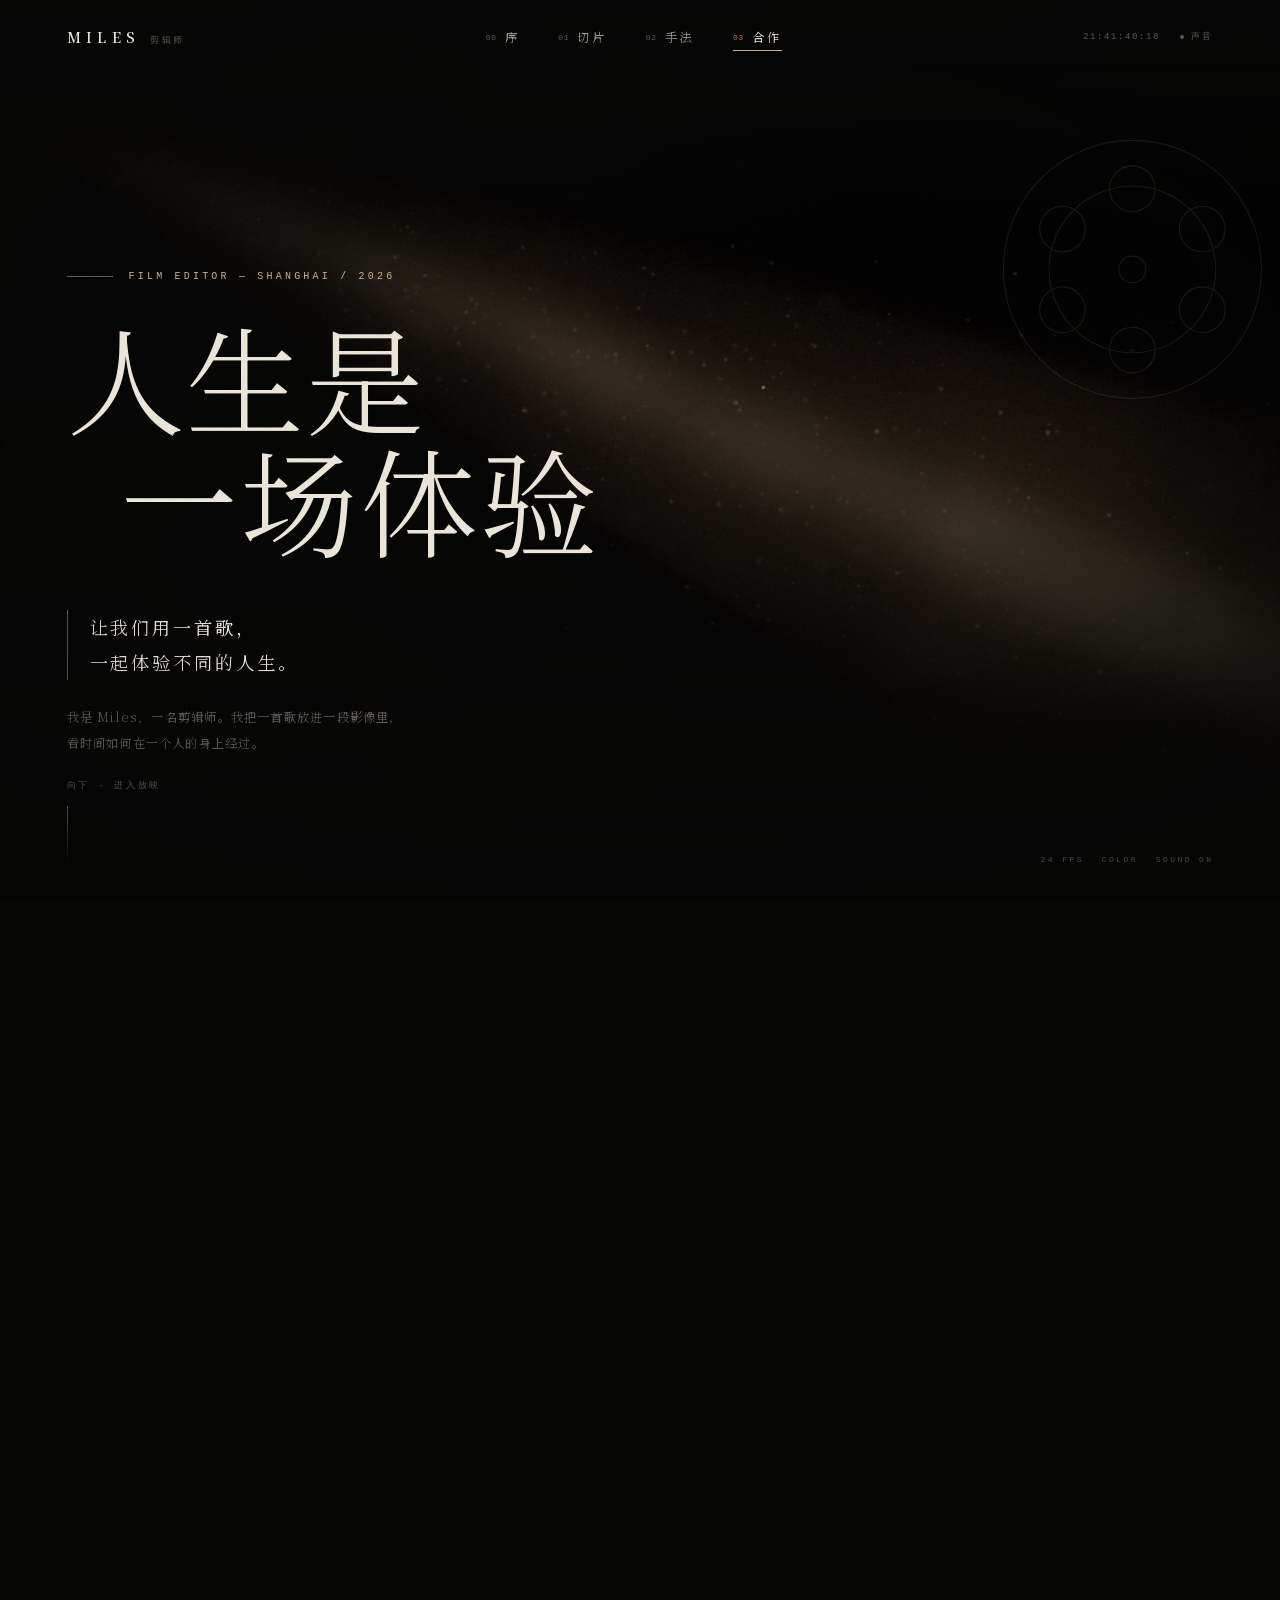
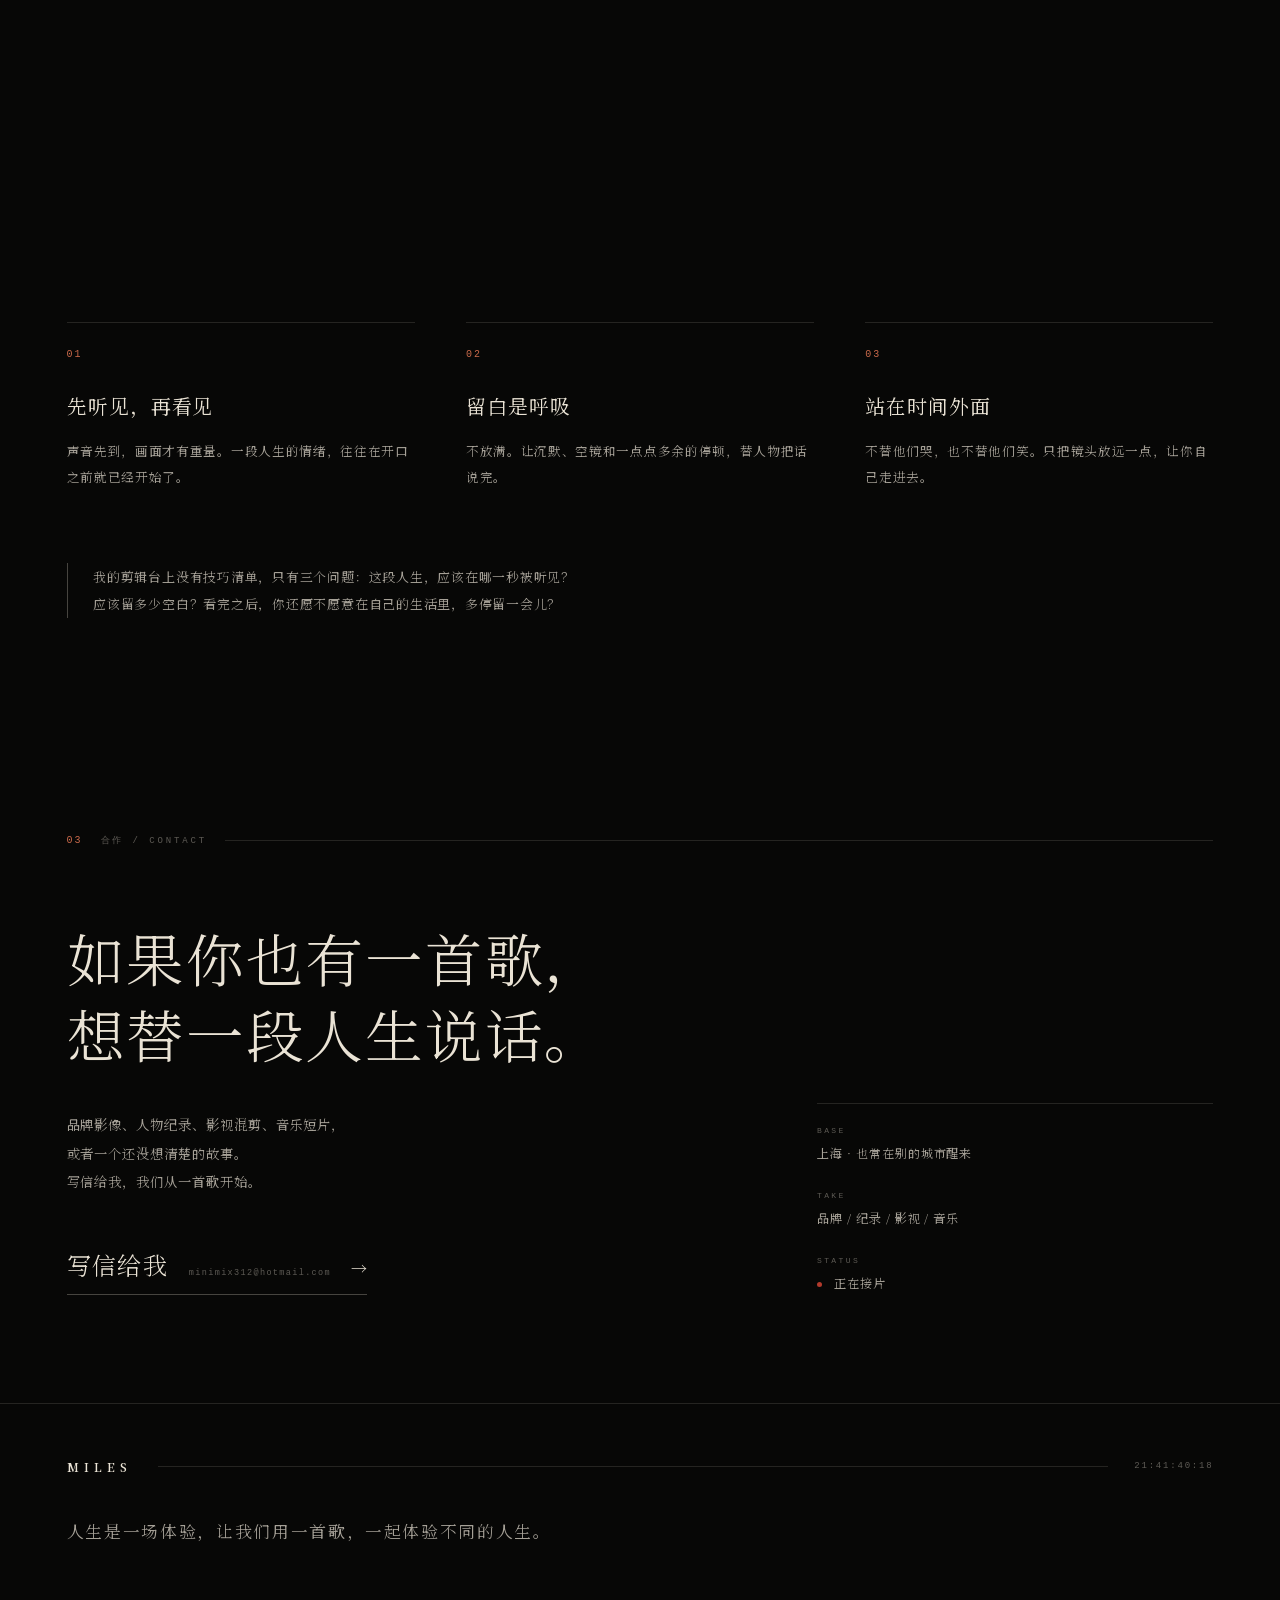
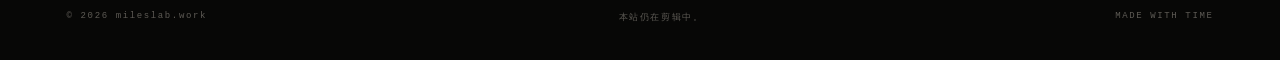
<file: index.html>
<!doctype html>
<html lang="zh-CN">
<head>
<meta charset="utf-8" />
<meta name="viewport" content="width=device-width, initial-scale=1, viewport-fit=cover" />
<title>MILES · 剪辑师 — 用一首歌，体验一段人生</title>
<meta name="description" content="Miles，剪辑师。每次用一首歌，去描述一部电影、一部剧、一群人，或者一段人生。人生是一场体验，让我们用一首歌，一起体验不同的人生。" />
<meta name="theme-color" content="#070706" />
<meta property="og:type" content="website" />
<meta property="og:title" content="MILES · 剪辑师 — 用一首歌，体验一段人生" />
<meta property="og:description" content="人生是一场体验。让我们用一首歌，一起体验不同的人生。" />
<meta property="og:image" content="https://www.mileslab.work/assets/img/hero.webp" />
<meta property="og:image:width" content="2400" />
<meta property="og:image:height" content="1350" />
<meta name="twitter:card" content="summary_large_image" />
<meta property="og:url" content="https://www.mileslab.work/" />
<link rel="icon" href="data:image/svg+xml,%3Csvg xmlns='http://www.w3.org/2000/svg' viewBox='0 0 64 64'%3E%3Crect width='64' height='64' fill='%23070706'/%3E%3Ctext x='32' y='45' font-family='Georgia,serif' font-size='38' fill='%23eae3d5' text-anchor='middle'%3EM%3C/text%3E%3C/svg%3E" />
<link rel="preload" href="assets/fonts/noto-serif-sc.woff2" as="font" type="font/woff2" crossorigin />
<link rel="canonical" href="https://www.mileslab.work/" />
<link rel="stylesheet" href="assets/css/style.css" />
<noscript><style>.loader{display:none!important}.reveal{opacity:1!important;transform:none!important}.hero-title .line>span{transform:none!important}</style></noscript>
</head>
<body>
<a class="skip" href="#main">跳到主要内容</a>

<!-- 载入 -->
<div class="loader" id="loader" aria-hidden="true">
  <div class="loader-inner">
    <div class="loader-brand">MILES</div>
    <div class="loader-sub">正在装入胶片</div>
    <div class="loader-bar"><span id="loaderBar"></span></div>
    <div class="loader-pct" id="loaderPct">00</div>
  </div>
</div>

<!-- 胶片层 -->
<div class="grain" aria-hidden="true"></div>
<div class="vignette" aria-hidden="true"></div>
<div class="cursor" id="cursor" aria-hidden="true"><span class="cursor-dot"></span><span class="cursor-ring"></span></div>

<!-- 导航 -->
<header class="nav" id="nav">
  <a class="brand" href="#top" aria-label="MILES 回到顶部">
    <span class="brand-en">MILES</span>
    <span class="brand-cn">剪辑师</span>
  </a>

  <nav class="nav-links" id="navLinks" aria-label="页面导航">
    <a href="#prologue" data-nav="prologue"><i>00</i>序</a>
    <a href="#slices" data-nav="slices"><i>01</i>切片</a>
    <a href="#method" data-nav="method"><i>02</i>手法</a>
    <a href="#contact" data-nav="contact"><i>03</i>合作</a>
  </nav>

  <div class="nav-meta">
    <span class="tc" id="timecode" aria-hidden="true">00:00:00:00</span>
    <button class="sound" id="soundBtn" type="button" aria-pressed="false" aria-label="打开环境声">
      <span class="sound-dot"></span><span class="sound-label">声音</span>
    </button>
    <button class="menu-btn" id="menuBtn" type="button" aria-expanded="false" aria-controls="navLinks" aria-label="打开菜单">
      <span></span><span></span>
    </button>
  </div>
</header>

<main id="main">

  <!-- HERO -->
  <section class="hero" id="top">
    <div class="hero-media" id="heroMedia">
      <img src="assets/img/hero.webp" alt="" fetchpriority="high" decoding="async" />
    </div>

    <div class="reel" aria-hidden="true">
      <svg viewBox="0 0 200 200" fill="none">
        <circle cx="100" cy="100" r="96" stroke="currentColor" stroke-width=".8"/>
        <circle cx="100" cy="100" r="62" stroke="currentColor" stroke-width=".8"/>
        <circle cx="100" cy="100" r="10" stroke="currentColor" stroke-width=".8"/>
        <g stroke="currentColor" stroke-width=".8">
          <circle cx="100" cy="40" r="17"/><circle cx="152" cy="70" r="17"/>
          <circle cx="152" cy="130" r="17"/><circle cx="100" cy="160" r="17"/>
          <circle cx="48" cy="130" r="17"/><circle cx="48" cy="70" r="17"/>
        </g>
      </svg>
    </div>

    <div class="hero-content">
      <p class="kicker reveal" style="--d:.15s">FILM EDITOR — SHANGHAI / 2026</p>

      <h1 class="hero-title">
        <span class="line"><span>人生是</span></span>
        <span class="line line-2"><span>一场体验</span></span>
      </h1>

      <div class="hero-sub reveal" style="--d:.55s">
        <span class="hero-rule" aria-hidden="true"></span>
        <p>让我们用一首歌，<br />一起体验不同的人生。</p>
      </div>

      <p class="hero-note reveal" style="--d:.75s">
        我是 Miles，一名剪辑师。我把一首歌放进一段影像里，<br class="pc-only" />
        看时间如何在一个人的身上经过。
      </p>
    </div>

    <div class="hero-foot">
      <a class="scroll-cue" href="#prologue">
        <span class="scroll-word">向下 · 进入放映</span>
        <span class="scroll-line" aria-hidden="true"></span>
      </a>
      <div class="hero-meta" aria-hidden="true">
        <span>24 FPS</span><span>COLOR</span><span>SOUND ON</span>
      </div>
    </div>
  </section>

  <!-- 00 序 -->
  <section class="section prologue" id="prologue">
    <header class="sec-head reveal">
      <span class="sec-no">00</span>
      <span class="sec-label">序 / PROLOGUE</span>
      <span class="sec-rule" aria-hidden="true"></span>
    </header>

    <div class="prologue-lines">
      <p class="reveal" style="--d:.05s"><span>我坐在时间外面，</span></p>
      <p class="reveal" style="--d:.15s"><span>看他们在歌里，</span></p>
      <p class="reveal" style="--d:.25s"><span>活过一遍。</span></p>
    </div>

    <div class="prologue-body">
      <div class="prologue-text">
        <p class="reveal">
          剪辑师的工作，是把散落的时间重新排好顺序。
        </p>
        <p class="reveal" style="--d:.08s">
          我常常觉得，一首歌就是一个人一生的缩影——前奏是出生，副歌是相爱，间奏是沉默，尾奏是某天下午，门轻轻关上的声音。
        </p>
        <p class="reveal" style="--d:.16s">
          我不参与他们的命运，只负责把音量调到刚好，让你听见心跳。
        </p>
        <p class="signature reveal" style="--d:.24s">—— Miles，上海</p>
      </div>

      <aside class="prologue-side reveal" style="--d:.2s">
        <p class="vertical">以歌为镜 · 旁观人间</p>
        <p class="side-note">每一首被反复播放的歌，<br />都藏着一段没说完的人生。</p>
      </aside>
    </div>
  </section>

  <!-- 01 切片 -->
  <section class="section slices" id="slices">
    <header class="sec-head reveal">
      <span class="sec-no">01</span>
      <span class="sec-label">切片 / SLICES</span>
      <span class="sec-rule" aria-hidden="true"></span>
    </header>

    <div class="slices-intro">
      <h2 class="reveal">六首歌，<br />六段人生。</h2>
      <p class="slices-note reveal" style="--d:.1s">
        不是影评，是我在时间里看见的东西。<br />
        每一期，一首歌，一段影像。
      </p>
    </div>

    <div class="works" id="works" role="list">
      <!-- JS 渲染 -->
    </div>

    <p class="works-hint reveal">— 点击任意一条，进入放映 —</p>
  </section>

  <!-- 02 手法 -->
  <section class="section method" id="method">
    <header class="sec-head reveal">
      <span class="sec-no">02</span>
      <span class="sec-label">手法 / METHOD</span>
      <span class="sec-rule" aria-hidden="true"></span>
    </header>

    <blockquote class="method-quote reveal">
      我不是在剪画面，<br />
      我是在<span class="em">剪时间</span>。
    </blockquote>

    <div class="principles">
      <article class="principle reveal">
        <span class="p-no">01</span>
        <h3>先听见，再看见</h3>
        <p>声音先到，画面才有重量。一段人生的情绪，往往在开口之前就已经开始了。</p>
      </article>
      <article class="principle reveal" style="--d:.08s">
        <span class="p-no">02</span>
        <h3>留白是呼吸</h3>
        <p>不放满。让沉默、空镜和一点点多余的停顿，替人物把话说完。</p>
      </article>
      <article class="principle reveal" style="--d:.16s">
        <span class="p-no">03</span>
        <h3>站在时间外面</h3>
        <p>不替他们哭，也不替他们笑。只把镜头放远一点，让你自己走进去。</p>
      </article>
    </div>

    <p class="method-note reveal">
      我的剪辑台上没有技巧清单，只有三个问题：这段人生，应该在哪一秒被听见？应该留多少空白？看完之后，你还愿不愿意在自己的生活里，多停留一会儿？
    </p>
  </section>

  <!-- 03 合作 -->
  <section class="section contact" id="contact">
    <header class="sec-head reveal">
      <span class="sec-no">03</span>
      <span class="sec-label">合作 / CONTACT</span>
      <span class="sec-rule" aria-hidden="true"></span>
    </header>

    <div class="contact-inner">
      <div class="contact-main">
        <h2 class="reveal">如果你也有一首歌，<br />想替一段人生说话。</h2>
        <p class="contact-text reveal" style="--d:.1s">
          品牌影像、人物纪录、影视混剪、音乐短片，<br />
          或者一个还没想清楚的故事。<br />
          写信给我，我们从一首歌开始。
        </p>
        <a class="cta reveal" style="--d:.2s" href="mailto:minimix312@hotmail.com?subject=%E4%B8%80%E9%A6%96%E6%AD%8C%EF%BC%8C%E4%B8%80%E6%AE%B5%E4%BA%BA%E7%94%9F">
          <span>写信给我</span>
          <span class="cta-mail">minimix312@hotmail.com</span>
          <span class="cta-arrow" aria-hidden="true">→</span>
        </a>
      </div>

      <div class="contact-side reveal" style="--d:.15s">
        <dl>
          <dt>BASE</dt><dd>上海 · 也常在别的城市醒来</dd>
          <dt>TAKE</dt><dd>品牌 / 纪录 / 影视 / 音乐</dd>
          <dt>STATUS</dt><dd><span class="rec"></span> 正在接片</dd>
        </dl>
      </div>
    </div>
  </section>

</main>

<!-- 页脚 -->
<footer class="footer">
  <div class="footer-top">
    <span class="footer-brand">MILES</span>
    <span class="footer-line" aria-hidden="true"></span>
    <span class="footer-tc" id="footerTimecode">00:00:00:00</span>
  </div>
  <p class="footer-quote">人生是一场体验，让我们用一首歌，一起体验不同的人生。</p>
  <div class="footer-bottom">
    <span>© 2026 mileslab.work</span>
    <span>本站仍在剪辑中。</span>
    <span>MADE WITH TIME</span>
  </div>
</footer>

<!-- 悬停预览 -->
<div class="work-preview" id="workPreview" aria-hidden="true">
  <img id="workPreviewImg" alt="" />
</div>

<!-- 放映弹层 -->
<div class="modal" id="workModal" role="dialog" aria-modal="true" aria-labelledby="modalTitle" aria-hidden="true">
  <div class="modal-bg" data-close></div>
  <div class="modal-panel">
    <button class="modal-close" id="modalClose" type="button" aria-label="关闭">✕</button>
    <div class="modal-media"><img id="modalImg" alt="" /></div>
    <div class="modal-body">
      <div class="modal-eyebrow"><span id="modalNo">01</span><span id="modalType">电影</span><span id="modalYear">1995</span></div>
      <h3 class="modal-title" id="modalTitle">一生所爱</h3>
      <p class="modal-artist" id="modalArtist">卢冠廷</p>
      <p class="modal-work" id="modalWork">电影《大话西游》</p>
      <div class="modal-essay" id="modalEssay"></div>
      <p class="modal-quote" id="modalQuote"></p>
      <div class="modal-nav">
        <button class="modal-prev" id="modalPrev" type="button">← 上一段</button>
        <span class="modal-count" id="modalCount">01 / 06</span>
        <button class="modal-next" id="modalNext" type="button">下一段 →</button>
      </div>
    </div>
  </div>
</div>

<script src="data/works.js"></script>
<script src="assets/js/main.js"></script>
</body>
</html>
</file>
<file: assets/css/style.css>
/* ============================================================
   MILES — 剪辑师
   用一首歌，体验一段人生
   ============================================================ */

@font-face {
  font-family: "Noto Serif SC";
  src: url("../fonts/noto-serif-sc.woff2") format("woff2");
  font-weight: 200 900;
  font-style: normal;
  font-display: swap;
}

:root {
  --bg: #070706;
  --bg-soft: #0c0b0a;
  --ink: #eae3d5;
  --ink-2: rgba(234, 227, 213, 0.7);
  --ink-3: rgba(234, 227, 213, 0.38);
  --line: rgba(234, 227, 213, 0.13);
  --line-strong: rgba(234, 227, 213, 0.28);
  --ember: #c9694a;
  --gold: #c9a97e;
  --rec: #b23a2c;
  --serif: "Noto Serif SC", "Songti SC", "STSong", "Noto Serif CJK SC", "SimSun", serif;
  --mono: ui-monospace, "SFMono-Regular", "Cascadia Mono", Consolas, "Liberation Mono", monospace;
  --pad: clamp(20px, 5.2vw, 84px);
  --ease: cubic-bezier(0.22, 0.61, 0.36, 1);
  --ease-out: cubic-bezier(0.16, 1, 0.3, 1);
}

*,
*::before,
*::after { box-sizing: border-box; }

html {
  background: var(--bg);
  color-scheme: dark;
  scroll-behavior: smooth;
  -webkit-text-size-adjust: 100%;
}

body {
  margin: 0;
  background: var(--bg);
  color: var(--ink);
  font-family: var(--serif);
  font-weight: 300;
  font-synthesis: none;
  -webkit-font-smoothing: antialiased;
  text-rendering: optimizeLegibility;
  overflow-x: hidden;
}

::selection { background: var(--ember); color: #0a0908; }

a { color: inherit; text-decoration: none; }
button { font: inherit; color: inherit; background: none; border: 0; padding: 0; cursor: pointer; }
img { display: block; max-width: 100%; }
h1, h2, h3, p, blockquote, dl, dd, dt { margin: 0; }
ul { margin: 0; padding: 0; list-style: none; }

:focus-visible {
  outline: 1px solid var(--gold);
  outline-offset: 4px;
}

.skip {
  position: absolute;
  left: -9999px;
  top: 0;
  z-index: 999;
  padding: 12px 18px;
  background: var(--ink);
  color: var(--bg);
  font-family: var(--mono);
  font-size: 12px;
}
.skip:focus { left: 12px; top: 12px; }

/* ---------- 胶片层 / 氛围 ---------- */
.grain {
  position: fixed;
  inset: -60%;
  z-index: 60;
  pointer-events: none;
  opacity: 0.5;
  mix-blend-mode: overlay;
  background-image: url("data:image/svg+xml,%3Csvg xmlns='http://www.w3.org/2000/svg' width='280' height='280'%3E%3Cfilter id='n'%3E%3CfeTurbulence type='fractalNoise' baseFrequency='0.82' numOctaves='3' stitchTiles='stitch'/%3E%3CfeColorMatrix type='saturate' values='0'/%3E%3C/filter%3E%3Crect width='280' height='280' filter='url(%23n)' opacity='0.42'/%3E%3C/svg%3E");
  background-size: 280px 280px;
  animation: grainShift 7s steps(8) infinite;
}

@keyframes grainShift {
  0%   { transform: translate3d(0, 0, 0); }
  20%  { transform: translate3d(-3%, 2%, 0); }
  40%  { transform: translate3d(2%, -3%, 0); }
  60%  { transform: translate3d(-2%, -2%, 0); }
  80%  { transform: translate3d(3%, 1%, 0); }
  100% { transform: translate3d(0, 0, 0); }
}

.vignette {
  position: fixed;
  inset: 0;
  z-index: 55;
  pointer-events: none;
  background:
    radial-gradient(ellipse 120% 90% at 50% 42%, transparent 42%, rgba(0, 0, 0, 0.5) 100%);
}

/* ---------- 光标 ---------- */
.cursor {
  position: fixed;
  top: 0;
  left: 0;
  z-index: 200;
  pointer-events: none;
  display: none;
  opacity: 0;
  transition: opacity 0.35s ease;
  transform: translate3d(-100px, -100px, 0);
}
html.has-cursor .cursor { display: block; }
html.has-cursor,
html.has-cursor a,
html.has-cursor button,
html.has-cursor [data-cursor] { cursor: none; }

.cursor-dot {
  position: absolute;
  top: 0;
  left: 0;
  width: 5px;
  height: 5px;
  margin: -2.5px 0 0 -2.5px;
  border-radius: 50%;
  background: var(--ink);
  transition: transform 0.25s var(--ease), opacity 0.25s;
}
.cursor-ring {
  position: absolute;
  top: 0;
  left: 0;
  width: 34px;
  height: 34px;
  margin: -17px 0 0 -17px;
  border: 1px solid rgba(234, 227, 213, 0.35);
  border-radius: 50%;
  transition: width 0.35s var(--ease), height 0.35s var(--ease),
              margin 0.35s var(--ease), border-color 0.35s, background 0.35s;
}
.cursor.is-link .cursor-ring {
  width: 62px;
  height: 62px;
  margin: -31px 0 0 -31px;
  border-color: rgba(201, 105, 74, 0.65);
  background: rgba(201, 105, 74, 0.06);
}
.cursor.is-link .cursor-dot { transform: scale(0.4); }

/* ---------- 载入 ---------- */
.loader {
  position: fixed;
  inset: 0;
  z-index: 300;
  display: grid;
  place-items: center;
  background: #060605;
  transition: opacity 0.9s ease 0.15s, visibility 0.9s ease 0.15s;
}
.loader.is-done { opacity: 0; visibility: hidden; }
.loader-inner { text-align: center; }
.loader-brand {
  font-size: clamp(26px, 4.4vw, 52px);
  letter-spacing: 0.52em;
  text-indent: 0.52em;
  color: var(--ink);
  margin-bottom: 22px;
}
.loader-sub {
  font-family: var(--mono);
  font-size: 10px;
  letter-spacing: 0.42em;
  color: var(--ink-3);
  margin-bottom: 26px;
}
.loader-bar {
  width: 190px;
  height: 1px;
  margin: 0 auto;
  background: var(--line);
  overflow: hidden;
}
.loader-bar span {
  display: block;
  width: 0;
  height: 100%;
  background: var(--ink);
  transition: width 0.2s linear;
}
.loader-pct {
  margin-top: 14px;
  font-family: var(--mono);
  font-size: 10px;
  letter-spacing: 0.3em;
  color: var(--ink-3);
}

/* ---------- 导航 ---------- */
.nav {
  position: fixed;
  top: 0;
  left: 0;
  right: 0;
  z-index: 80;
  display: flex;
  align-items: center;
  justify-content: space-between;
  gap: 24px;
  padding: 22px var(--pad);
  background: linear-gradient(180deg, rgba(7, 7, 6, 0.82), rgba(7, 7, 6, 0));
}
.nav.is-solid {
  background: rgba(7, 7, 6, 0.86);
  backdrop-filter: blur(10px);
  border-bottom: 1px solid var(--line);
}
.brand { display: inline-flex; align-items: baseline; gap: 10px; }
.brand-en { font-size: 14px; font-weight: 600; letter-spacing: 0.38em; }
.brand-cn {
  font-family: var(--mono);
  font-size: 9px;
  letter-spacing: 0.28em;
  color: var(--ink-3);
}
.nav-links { display: flex; align-items: center; gap: clamp(20px, 3vw, 46px); }
.nav-links a {
  position: relative;
  font-size: 12px;
  letter-spacing: 0.24em;
  color: var(--ink-2);
  padding: 6px 0;
  transition: color 0.4s;
}
.nav-links a i {
  font-family: var(--mono);
  font-style: normal;
  font-size: 8px;
  letter-spacing: 0.1em;
  color: var(--ink-3);
  margin-right: 8px;
  vertical-align: 2px;
  transition: color 0.4s;
}
.nav-links a::after {
  content: "";
  position: absolute;
  left: 0;
  bottom: 0;
  width: 100%;
  height: 1px;
  background: var(--gold);
  transform: scaleX(0);
  transform-origin: right;
  transition: transform 0.5s var(--ease);
}
.nav-links a:hover,
.nav-links a.is-active { color: var(--ink); }
.nav-links a:hover::after,
.nav-links a.is-active::after { transform: scaleX(1); transform-origin: left; }
.nav-links a.is-active i { color: var(--ember); }

.nav-meta { display: flex; align-items: center; gap: 20px; }
.tc {
  font-family: var(--mono);
  font-size: 9px;
  letter-spacing: 0.18em;
  color: var(--ink-3);
  font-variant-numeric: tabular-nums;
}
.sound {
  display: inline-flex;
  align-items: center;
  gap: 7px;
  font-family: var(--mono);
  font-size: 9px;
  letter-spacing: 0.24em;
  color: var(--ink-3);
  transition: color 0.4s;
}
.sound-dot {
  width: 4px;
  height: 4px;
  border-radius: 50%;
  background: currentColor;
  transition: box-shadow 0.4s, background 0.4s;
}
.sound[aria-pressed="true"] { color: var(--gold); }
.sound[aria-pressed="true"] .sound-dot {
  background: var(--gold);
  box-shadow: 0 0 10px rgba(201, 169, 126, 0.9);
}
.menu-btn {
  display: none;
  width: 30px;
  height: 18px;
  position: relative;
}
.menu-btn span {
  position: absolute;
  left: 0;
  width: 100%;
  height: 1px;
  background: var(--ink);
  transition: transform 0.45s var(--ease), top 0.45s var(--ease);
}
.menu-btn span:first-child { top: 4px; }
.menu-btn span:last-child { top: 13px; }
.menu-open .menu-btn span:first-child { top: 9px; transform: rotate(45deg); }
.menu-open .menu-btn span:last-child { top: 9px; transform: rotate(-45deg); }

/* ---------- HERO ---------- */
.hero {
  position: relative;
  min-height: 100svh;
  display: flex;
  flex-direction: column;
  justify-content: flex-end;
  padding: clamp(88px, 11vh, 124px) var(--pad) clamp(120px, 16vh, 210px);
  overflow: hidden;
  isolation: isolate;
}
.hero-media { position: absolute; inset: 0; z-index: -2; overflow: hidden; }
.hero-media img {
  width: 100%;
  height: 100%;
  object-fit: cover;
  object-position: 50% 42%;
  filter: brightness(0.58) contrast(1.06) saturate(0.72);
  transform: scale(1.06);
  animation: heroDrift 42s ease-in-out infinite alternate;
  will-change: transform;
}
.hero-media::after {
  content: "";
  position: absolute;
  inset: 0;
  background:
    linear-gradient(90deg, rgba(7, 7, 6, 0.6) 0%, rgba(7, 7, 6, 0.24) 40%, rgba(7, 7, 6, 0) 68%),
    linear-gradient(180deg, rgba(7, 7, 6, 0.7) 0%, rgba(7, 7, 6, 0.12) 26%, rgba(7, 7, 6, 0.52) 72%, var(--bg) 100%),
    radial-gradient(ellipse 80% 70% at 62% 42%, transparent 30%, rgba(7, 7, 6, 0.5) 100%);
}
@keyframes heroDrift {
  from { transform: scale(1.06) translate3d(0, 0, 0); }
  to   { transform: scale(1.13) translate3d(-1.5%, -1.2%, 0); }
}

.reel {
  position: absolute;
  top: 15vh;
  right: clamp(-50px, 1vw, 30px);
  width: clamp(170px, 21vw, 300px);
  color: var(--gold);
  opacity: 0.12;
  z-index: -1;
  animation: spin 110s linear infinite;
}
.reel svg { width: 100%; height: auto; display: block; }
@keyframes spin { to { transform: rotate(360deg); } }

.hero-content { position: relative; z-index: 2; max-width: 1180px; }
.kicker {
  display: flex;
  align-items: center;
  gap: 16px;
  font-family: var(--mono);
  font-size: 10px;
  letter-spacing: 0.32em;
  color: var(--gold);
  margin-bottom: clamp(24px, 4vh, 46px);
}
.kicker::before {
  content: "";
  width: 46px;
  height: 1px;
  background: rgba(201, 169, 126, 0.5);
}

.hero-title {
  font-size: clamp(3rem, 9.2vw, 9.6rem);
  font-weight: 300;
  line-height: 0.99;
  letter-spacing: 0.015em;
}
.hero-title .line { display: block; overflow: hidden; padding-bottom: 0.04em; }
.hero-title .line > span {
  display: block;
  transform: translateY(112%);
  transition: transform 1.35s var(--ease-out);
}
.hero-title .line-2 { padding-left: clamp(10px, 4.2vw, 72px); }
.is-loaded .hero-title .line > span { transform: translateY(0); }
.is-loaded .hero-title .line:nth-child(2) > span { transition-delay: 0.12s; }

.hero-sub {
  display: flex;
  align-items: stretch;
  gap: 22px;
  margin-top: clamp(34px, 5.4vh, 66px);
}
.hero-rule { width: 1px; background: rgba(201, 169, 126, 0.45); flex: none; }
.hero-sub p {
  font-size: clamp(1.02rem, 1.42vw, 1.32rem);
  line-height: 1.95;
  letter-spacing: 0.16em;
  color: var(--ink);
  font-weight: 300;
}
.hero-note {
  margin-top: clamp(18px, 2.6vh, 30px);
  font-size: clamp(11px, 0.95vw, 13px);
  line-height: 2.15;
  letter-spacing: 0.1em;
  color: var(--ink-3);
  max-width: 46em;
}

.hero-foot {
  position: absolute;
  left: var(--pad);
  right: var(--pad);
  bottom: clamp(26px, 4vh, 42px);
  z-index: 3;
  display: flex;
  align-items: flex-end;
  justify-content: space-between;
  gap: 30px;
}
.scroll-cue { display: inline-flex; flex-direction: column; gap: 14px; }
.scroll-word {
  font-family: var(--mono);
  font-size: 9px;
  letter-spacing: 0.3em;
  color: var(--ink-3);
}
.scroll-line {
  width: 1px;
  height: 58px;
  background: linear-gradient(to bottom, var(--ink-3), transparent);
  position: relative;
  overflow: hidden;
}
.scroll-line::after {
  content: "";
  position: absolute;
  left: 0;
  top: -40%;
  width: 100%;
  height: 40%;
  background: var(--gold);
  animation: scrollDot 2.6s var(--ease) infinite;
}
@keyframes scrollDot {
  0%   { top: -40%; opacity: 0; }
  30%  { opacity: 1; }
  100% { top: 100%; opacity: 0; }
}
.hero-meta {
  display: flex;
  gap: 18px;
  font-family: var(--mono);
  font-size: 8px;
  letter-spacing: 0.3em;
  color: var(--ink-3);
}

/* ---------- 通用 section ---------- */
.section {
  position: relative;
  max-width: 1560px;
  margin: 0 auto;
  padding: clamp(88px, 12vh, 168px) var(--pad);
}
.sec-head {
  display: flex;
  align-items: center;
  gap: 18px;
  margin-bottom: clamp(52px, 8vh, 104px);
}
.sec-no {
  font-family: var(--mono);
  font-size: 10px;
  letter-spacing: 0.2em;
  color: var(--ember);
}
.sec-label {
  font-family: var(--mono);
  font-size: 9px;
  letter-spacing: 0.32em;
  color: var(--ink-3);
}
.sec-rule { flex: 1; height: 1px; background: var(--line); }

/* 滚动揭示 */
.reveal {
  opacity: 0;
  transform: translateY(26px);
  transition: opacity 1.05s var(--ease), transform 1.05s var(--ease);
  transition-delay: var(--d, 0s);
}
.reveal.in { opacity: 1; transform: none; }

/* ---------- 序 ---------- */
.prologue-lines { margin-bottom: clamp(64px, 10vh, 124px); }
.prologue-lines p {
  font-size: clamp(2rem, 4.7vw, 4.7rem);
  font-weight: 300;
  line-height: 1.34;
  letter-spacing: 0.045em;
  color: var(--ink);
}
.prologue-lines p span { display: inline-block; }
.prologue-lines p:nth-child(2) { padding-left: clamp(18px, 7vw, 120px); }
.prologue-lines p:nth-child(3) { padding-left: clamp(36px, 14vw, 240px); }

.prologue-body {
  display: grid;
  grid-template-columns: minmax(0, 1.35fr) minmax(0, 0.65fr);
  gap: clamp(40px, 8vw, 130px);
  align-items: end;
}
.prologue-text p {
  max-width: 34em;
  margin-bottom: 1.75em;
  font-size: clamp(14px, 1.06vw, 16px);
  line-height: 2.18;
  letter-spacing: 0.07em;
  color: var(--ink-2);
}
.prologue-text p:first-child { color: var(--ink); }
.signature {
  margin-top: 2.6em;
  font-family: var(--mono);
  font-size: 10px;
  letter-spacing: 0.22em;
  color: var(--gold);
}
.prologue-side {
  display: flex;
  flex-direction: column;
  align-items: flex-end;
  gap: 44px;
  padding-bottom: 6px;
}
.vertical {
  writing-mode: vertical-rl;
  font-size: clamp(12px, 1vw, 14px);
  letter-spacing: 0.42em;
  color: var(--gold);
  opacity: 0.85;
  border-left: 1px solid var(--line);
  padding-left: 16px;
  height: 210px;
}
.side-note {
  font-family: var(--mono);
  font-size: 9px;
  line-height: 2.4;
  letter-spacing: 0.16em;
  color: var(--ink-3);
  text-align: right;
}

/* ---------- 切片 ---------- */
.slices-intro {
  display: grid;
  grid-template-columns: minmax(0, 1.2fr) minmax(0, 0.8fr);
  align-items: end;
  gap: 40px;
  margin-bottom: clamp(44px, 7vh, 84px);
}
.slices-intro h2 {
  font-size: clamp(2.3rem, 4.5vw, 4.3rem);
  font-weight: 300;
  line-height: 1.3;
  letter-spacing: 0.03em;
}
.slices-note {
  justify-self: end;
  max-width: 22em;
  font-size: clamp(12px, 1vw, 14px);
  line-height: 2.15;
  letter-spacing: 0.09em;
  color: var(--ink-2);
}

.works { border-top: 1px solid var(--line); }
.work-row {
  position: relative;
  display: grid;
  grid-template-columns: 58px minmax(0, 1fr) 146px 74px 60px 30px;
  align-items: center;
  gap: clamp(16px, 2.2vw, 36px);
  padding: clamp(22px, 3.1vh, 34px) 0;
  border-bottom: 1px solid var(--line);
  transition: padding-left 0.55s var(--ease), border-color 0.5s;
}
.work-row::before {
  content: "";
  position: absolute;
  inset: 0;
  background: linear-gradient(90deg, rgba(201, 105, 74, 0.075), rgba(201, 105, 74, 0) 62%);
  opacity: 0;
  transition: opacity 0.5s var(--ease);
  pointer-events: none;
}
.work-row:hover { padding-left: clamp(8px, 1.1vw, 18px); border-color: rgba(234, 227, 213, 0.22); }
.work-row:hover::before { opacity: 1; }

.work-index {
  font-family: var(--mono);
  font-size: 10px;
  letter-spacing: 0.16em;
  color: var(--ink-3);
  transition: color 0.4s;
}
.work-row:hover .work-index { color: var(--ember); }
.work-song {
  font-size: clamp(1.16rem, 1.95vw, 1.86rem);
  font-weight: 300;
  letter-spacing: 0.035em;
  line-height: 1.25;
  transition: transform 0.55s var(--ease);
}
.work-row:hover .work-song { transform: translateX(4px); }
.work-artist {
  margin-top: 9px;
  font-family: var(--mono);
  font-size: 9px;
  letter-spacing: 0.2em;
  color: var(--ink-3);
}
.work-type {
  font-family: var(--mono);
  font-size: 9px;
  letter-spacing: 0.2em;
  color: var(--ink-2);
}
.work-dur {
  font-family: var(--mono);
  font-size: 9px;
  letter-spacing: 0.14em;
  color: var(--ink-3);
  font-variant-numeric: tabular-nums;
}
.work-arrow {
  font-size: 15px;
  color: var(--ink-3);
  justify-self: end;
  transition: transform 0.5s var(--ease), color 0.4s;
}
.work-row:hover .work-arrow { transform: translateX(7px); color: var(--gold); }

.work-thumb-wrap { display: none; }

.works-hint {
  margin-top: clamp(30px, 4.5vh, 48px);
  text-align: center;
  font-family: var(--mono);
  font-size: 9px;
  letter-spacing: 0.34em;
  color: var(--ink-3);
}

.work-preview {
  position: fixed;
  top: 0;
  left: 0;
  z-index: 40;
  width: clamp(280px, 25vw, 390px);
  aspect-ratio: 16 / 10;
  overflow: hidden;
  pointer-events: none;
  opacity: 0;
  transform: translate(-50%, -50%) scale(0.94);
  transition: opacity 0.4s var(--ease), transform 0.55s var(--ease);
  border: 1px solid var(--line-strong);
  will-change: transform;
}
.work-preview.on { opacity: 1; transform: translate(-50%, -50%) scale(1); }
.work-preview img {
  width: 100%;
  height: 100%;
  object-fit: cover;
  filter: grayscale(0.55) contrast(1.05) brightness(1.04);
}
.work-preview::after {
  content: "";
  position: absolute;
  inset: 0;
  background: linear-gradient(180deg, transparent 50%, rgba(0, 0, 0, 0.45));
}

/* ---------- 手法 ---------- */
.method-quote {
  font-size: clamp(2rem, 5.1vw, 5rem);
  font-weight: 300;
  line-height: 1.32;
  letter-spacing: 0.04em;
  max-width: 18em;
  margin-bottom: clamp(76px, 11vh, 140px);
}
.method-quote .em { color: var(--ember); }

.principles {
  display: grid;
  grid-template-columns: repeat(3, minmax(0, 1fr));
  gap: clamp(24px, 4vw, 60px);
}
.principle { border-top: 1px solid var(--line); padding-top: 26px; }
.p-no {
  display: block;
  margin-bottom: clamp(20px, 3.4vh, 36px);
  font-family: var(--mono);
  font-size: 10px;
  letter-spacing: 0.2em;
  color: var(--ember);
}
.principle h3 {
  margin-bottom: 18px;
  font-size: clamp(1.1rem, 1.55vw, 1.42rem);
  font-weight: 400;
  letter-spacing: 0.05em;
}
.principle p {
  font-size: clamp(12px, 0.98vw, 14px);
  line-height: 2.1;
  letter-spacing: 0.055em;
  color: var(--ink-2);
}
.method-note {
  margin-top: clamp(56px, 8vh, 100px);
  max-width: 40em;
  padding-left: clamp(18px, 2vw, 26px);
  border-left: 1px solid var(--line-strong);
  font-size: clamp(12px, 1vw, 14px);
  line-height: 2.15;
  letter-spacing: 0.06em;
  color: var(--ink-2);
}

/* ---------- 合作 ---------- */
.contact { padding-bottom: clamp(90px, 12vh, 150px); }
.contact-inner {
  display: grid;
  grid-template-columns: minmax(0, 1.25fr) minmax(0, 0.75fr);
  gap: clamp(44px, 7vw, 110px);
  align-items: end;
}
.contact-main h2 {
  font-size: clamp(2.1rem, 4.5vw, 4.5rem);
  font-weight: 300;
  line-height: 1.32;
  letter-spacing: 0.03em;
}
.contact-text {
  margin: clamp(30px, 4.5vh, 46px) 0 clamp(38px, 5.5vh, 58px);
  font-size: clamp(13px, 1.04vw, 15px);
  line-height: 2.15;
  letter-spacing: 0.07em;
  color: var(--ink-2);
}
.cta {
  display: inline-flex;
  align-items: baseline;
  flex-wrap: wrap;
  gap: clamp(10px, 1.6vw, 22px);
  padding-bottom: 12px;
  border-bottom: 1px solid var(--line-strong);
  transition: color 0.45s, border-color 0.45s;
}
.cta span:first-child {
  font-size: clamp(1.3rem, 1.9vw, 1.8rem);
  letter-spacing: 0.06em;
}
.cta-mail {
  font-family: var(--mono);
  font-size: 8.5px;
  word-break: break-all;
  letter-spacing: 0.16em;
  color: var(--ink-3);
  transition: color 0.45s;
}
.cta-arrow { transition: transform 0.5s var(--ease); }
.cta:hover { color: var(--ember); border-color: var(--ember); }
.cta:hover .cta-mail { color: var(--gold); }
.cta:hover .cta-arrow { transform: translateX(8px); }

.contact-side dl { border-top: 1px solid var(--line); padding-top: 22px; }
.contact-side dt {
  font-family: var(--mono);
  font-size: 8px;
  letter-spacing: 0.3em;
  color: var(--ink-3);
}
.contact-side dd {
  margin: 7px 0 26px;
  font-size: 12px;
  letter-spacing: 0.08em;
  line-height: 1.9;
  color: var(--ink-2);
}
.contact-side dd:last-child { margin-bottom: 0; }
.rec {
  display: inline-block;
  width: 5px;
  height: 5px;
  border-radius: 50%;
  background: var(--rec);
  margin-right: 8px;
  vertical-align: 1px;
  box-shadow: 0 0 0 0 rgba(178, 58, 44, 0.6);
  animation: recPulse 2.6s ease-out infinite;
}
@keyframes recPulse {
  0% { box-shadow: 0 0 0 0 rgba(178, 58, 44, 0.55); }
  70% { box-shadow: 0 0 0 7px rgba(178, 58, 44, 0); }
  100% { box-shadow: 0 0 0 0 rgba(178, 58, 44, 0); }
}

/* ---------- 页脚 ---------- */
.footer {
  max-width: 1560px;
  margin: 0 auto;
  padding: clamp(40px, 6vh, 64px) var(--pad) clamp(30px, 4vh, 46px);
  border-top: 1px solid var(--line);
}
.footer-top { display: flex; align-items: center; gap: 26px; }
.footer-brand { font-size: 12px; font-weight: 600; letter-spacing: 0.42em; }
.footer-line { flex: 1; height: 1px; background: var(--line); }
.footer-tc {
  font-family: var(--mono);
  font-size: 9px;
  letter-spacing: 0.2em;
  color: var(--ink-3);
  font-variant-numeric: tabular-nums;
}
.footer-quote {
  margin: clamp(30px, 4.5vh, 44px) 0 clamp(46px, 7vh, 72px);
  max-width: 36em;
  font-size: clamp(14px, 1.3vw, 17px);
  line-height: 2;
  letter-spacing: 0.1em;
  color: var(--ink-2);
}
.footer-bottom {
  display: flex;
  justify-content: space-between;
  gap: 18px;
  flex-wrap: wrap;
  font-family: var(--mono);
  font-size: 9px;
  letter-spacing: 0.18em;
  color: var(--ink-3);
}

/* ---------- 放映弹层 ---------- */
.modal {
  position: fixed;
  inset: 0;
  z-index: 150;
  display: grid;
  place-items: center;
  padding: clamp(12px, 3vw, 54px);
  opacity: 0;
  visibility: hidden;
  transition: opacity 0.5s var(--ease), visibility 0.5s;
}
.modal.open { opacity: 1; visibility: visible; }
.modal-bg {
  position: absolute;
  inset: 0;
  background: rgba(4, 4, 3, 0.9);
  backdrop-filter: blur(16px) saturate(0.8);
}
.modal-panel {
  position: relative;
  width: min(1180px, 100%);
  max-height: 88svh;
  overflow: auto;
  display: grid;
  grid-template-columns: minmax(0, 1.04fr) minmax(0, 1fr);
  background: #0b0a09;
  border: 1px solid var(--line-strong);
  transform: translateY(22px) scale(0.985);
  transition: transform 0.65s var(--ease-out);
  scrollbar-width: thin;
  scrollbar-color: var(--line-strong) transparent;
}
.modal.open .modal-panel { transform: none; }
.modal-media { position: relative; min-height: 320px; background: #000; }
.modal-media img {
  width: 100%;
  height: 100%;
  min-height: 320px;
  object-fit: cover;
  filter: saturate(0.9) contrast(1.05);
}
.modal-close {
  position: absolute;
  top: 16px;
  right: 16px;
  z-index: 4;
  width: 38px;
  height: 38px;
  border: 1px solid var(--line-strong);
  border-radius: 50%;
  background: rgba(7, 7, 6, 0.45);
  backdrop-filter: blur(6px);
  font-size: 11px;
  color: var(--ink);
  transition: background 0.35s, transform 0.35s, border-color 0.35s;
}
.modal-close:hover { background: var(--ember); border-color: var(--ember); transform: rotate(90deg); }
.modal-body {
  padding: clamp(26px, 3.2vw, 54px);
  display: flex;
  flex-direction: column;
}
.modal-eyebrow {
  display: flex;
  gap: 14px;
  margin-bottom: clamp(20px, 3vh, 30px);
  font-family: var(--mono);
  font-size: 8px;
  letter-spacing: 0.28em;
  color: var(--ink-3);
}
.modal-eyebrow span:first-child { color: var(--ember); }
.modal-title {
  font-size: clamp(1.9rem, 3.2vw, 3rem);
  font-weight: 300;
  line-height: 1.2;
  letter-spacing: 0.03em;
}
.modal-artist {
  margin-top: 10px;
  font-family: var(--mono);
  font-size: 10px;
  letter-spacing: 0.22em;
  color: var(--gold);
}
.modal-work {
  margin-top: 6px;
  font-size: 12px;
  letter-spacing: 0.1em;
  color: var(--ink-3);
}
.modal-essay { margin-top: clamp(22px, 3vh, 32px); }
.modal-essay p {
  margin-bottom: 1.5em;
  font-size: clamp(12.5px, 0.98vw, 14px);
  line-height: 2.12;
  letter-spacing: 0.055em;
  color: var(--ink-2);
}
.modal-quote {
  margin-top: 6px;
  margin-bottom: clamp(26px, 4vh, 40px);
  padding-left: 18px;
  border-left: 1px solid var(--ember);
  font-size: clamp(12.5px, 1vw, 14px);
  line-height: 1.95;
  letter-spacing: 0.07em;
  color: var(--ink);
}
.modal-nav {
  margin-top: auto;
  display: flex;
  align-items: center;
  justify-content: space-between;
  gap: 16px;
  padding-top: 18px;
  border-top: 1px solid var(--line);
}
.modal-nav button {
  font-family: var(--mono);
  font-size: 9px;
  letter-spacing: 0.18em;
  color: var(--ink-2);
  transition: color 0.35s;
}
.modal-nav button:hover { color: var(--ember); }
.modal-count {
  font-family: var(--mono);
  font-size: 9px;
  letter-spacing: 0.16em;
  color: var(--ink-3);
}

/* ---------- 响应式 ---------- */
@media (max-width: 1024px) {
  .work-row { grid-template-columns: 46px minmax(0, 1fr) 110px 64px 52px 24px; }
  .prologue-body { grid-template-columns: minmax(0, 1.4fr) minmax(0, 0.6fr); }
}

@media (max-width: 860px) {
  .nav { padding: 18px var(--pad); }
  .nav-links {
    position: fixed;
    inset: 0;
    z-index: -1;
    flex-direction: column;
    justify-content: center;
    gap: 30px;
    background: rgba(7, 7, 6, 0.96);
    backdrop-filter: blur(14px);
    opacity: 0;
    visibility: hidden;
    transform: translateY(-10px);
    transition: opacity 0.5s var(--ease), transform 0.5s var(--ease), visibility 0.5s;
  }
  .nav-links a { font-size: 24px; letter-spacing: 0.2em; }
  .nav-links a i { font-size: 10px; margin-right: 12px; }
  .menu-open .nav-links { opacity: 1; visibility: visible; transform: none; }
  .menu-btn { display: block; }
  .tc { display: none; }
  .nav-meta { gap: 16px; }

  .hero { padding-bottom: 122px; }
  .hero-title { font-size: clamp(2.6rem, 12.2vw, 5.2rem); }
  .hero-title .line-2 { padding-left: 6vw; }
  .hero-foot { bottom: 24px; }
  .hero-meta { display: none; }
  .pc-only { display: none; }
  .reel { top: 11vh; right: -16vw; width: 62vw; opacity: 0.09; }

  .prologue-body { grid-template-columns: 1fr; gap: 52px; }
  .prologue-side { align-items: flex-start; }
  .vertical { height: auto; min-height: 0; writing-mode: horizontal-tb; border-left: 0; border-top: 1px solid var(--line); padding: 18px 0 0; letter-spacing: 0.3em; }
  .side-note { text-align: left; }

  .slices-intro { grid-template-columns: 1fr; gap: 22px; }
  .slices-note { justify-self: start; max-width: 34ch; }

  .work-row { grid-template-columns: 30px minmax(0, 1fr) 58px 16px; gap: 12px; padding: 22px 0; }
  .work-thumb-wrap { display: block; width: 58px; height: 36px; overflow: hidden; border: 1px solid var(--line); }
  .work-thumb { width: 100%; height: 100%; object-fit: cover; filter: saturate(0.85) brightness(0.9); }
  .work-type, .work-dur { display: none; }
  .work-song { font-size: 1.32rem; }
  .work-preview { display: none !important; }

  .principles { grid-template-columns: 1fr; gap: 34px; }
  .method-quote { max-width: none; }

  .contact-inner { grid-template-columns: 1fr; gap: 56px; align-items: start; }
  .contact-side dl { max-width: 360px; }

  .modal-panel { grid-template-columns: 1fr; max-height: 92svh; }
  .modal-media { min-height: 0; aspect-ratio: 16 / 10; }
  .modal-media img { min-height: 0; }
  .modal-close { top: 10px; right: 10px; }
}

@media (max-width: 520px) {
  .hero-title { font-size: 13.6vw; }
  .prologue-lines p:nth-child(2) { padding-left: 8vw; }
  .prologue-lines p:nth-child(3) { padding-left: 16vw; }
  .hero-sub { gap: 16px; }
  .footer-bottom { flex-direction: column; gap: 10px; }
}

/* 触屏：不隐藏光标 */
@media (hover: none) {
  .cursor { display: none !important; }
  html.has-cursor,
  html.has-cursor a,
  html.has-cursor button { cursor: auto; }
}

/* 减弱动态 */
@media (prefers-reduced-motion: reduce) {
  html { scroll-behavior: auto; }
  *,
  *::before,
  *::after {
    animation-duration: 0.001ms !important;
    animation-iteration-count: 1 !important;
    transition-duration: 0.001ms !important;
  }
  .reveal { opacity: 1; transform: none; }
  .hero-title .line > span { transform: none; }
  .grain { animation: none; }
  .reel { animation: none; }
}
</file>
